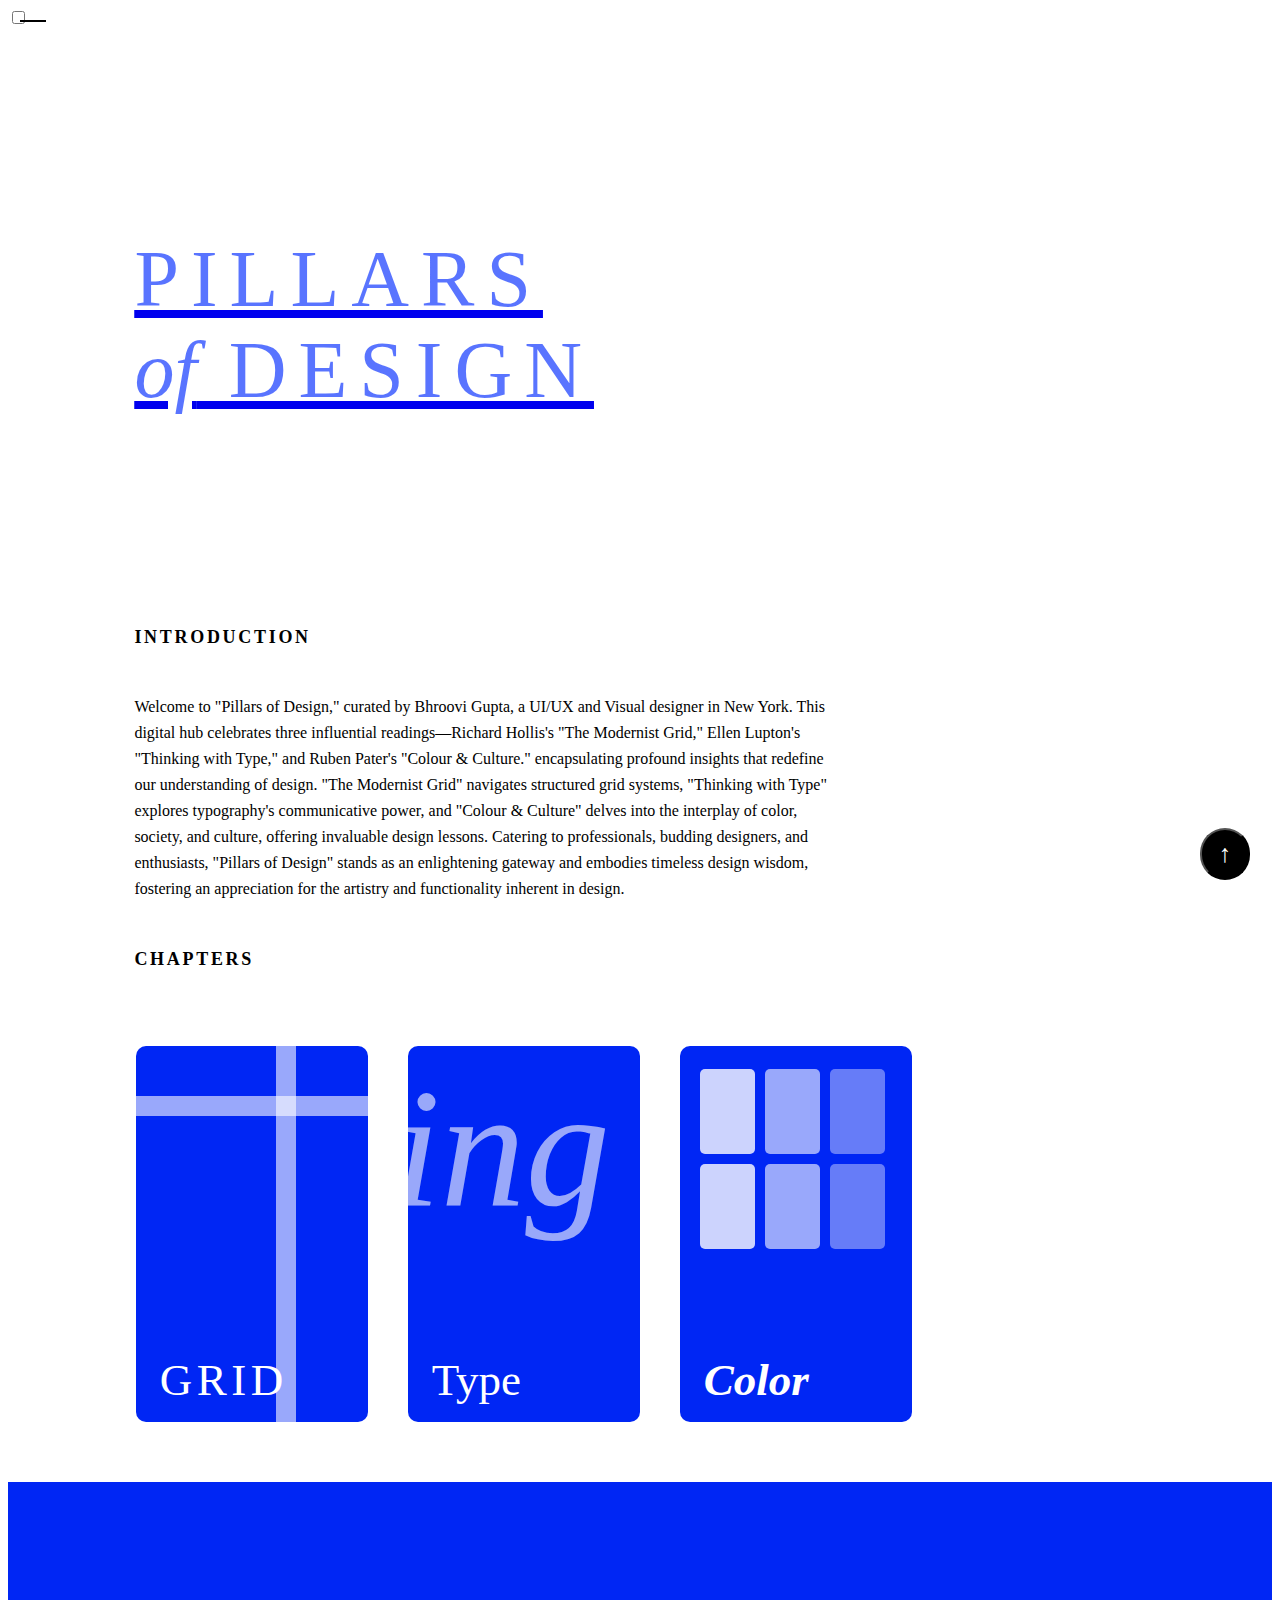
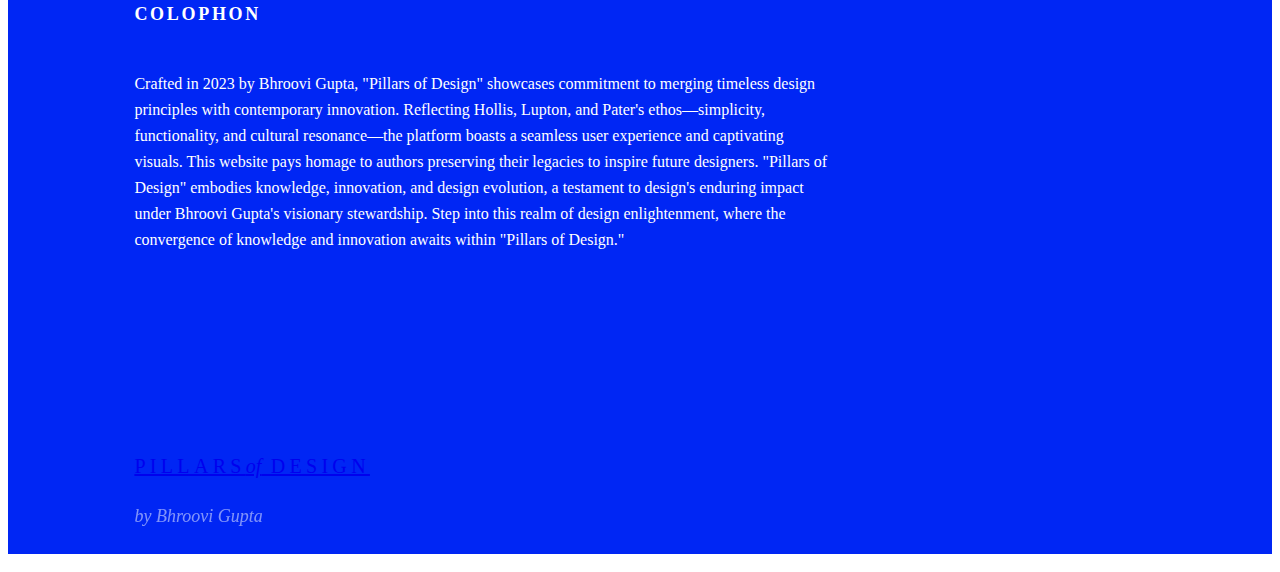
<file: index.html>
<!doctype html>
<html lang="en">
<head>
<meta charset="utf-8">
<meta name="viewport" content="width=device-width, initial-scale=1.0">
        <title>Pillars of Design</title>
        <link href="https://typography-interaction-2324.github.io/assets/reset.css" rel="stylesheet">
        <link href="style.css" rel="stylesheet">
</head>
    <body>
        <header>
          <div class="hamburger-menu">
            <input id="menu__toggle" type="checkbox"/>
            <label class="menu__btn" for="menu__toggle">
            <span></span>
            <span></span>
          </label>
            <ul class="menu__box">
            <p class="smallmenu__item">/00</p>
            <li><a class="grid" href="index.html">HOME</a></li>
            <p class="smallmenu__item">/01</p>
            <li><a class="grid" href="reading1.html">GRID</a></li>
            <p class="smallmenu__item">/02</p>
            <li><a class="type" href="reading2.html">Type</a></li>
            <p class="smallmenu__item">/03</p>
            <li><a class="color" href="reading3.html">Color</a></li>
            <div class="bluelogobox"> 
              <p class="pdsmall">Pillars<em class="ofsmall">of</em> Design</p>
              <p class="by">by Bhroovi Gupta</p>
            </div>
            </ul>
          </div>
        </header>
        
<main>
  <button onclick="topFunction()" id="scrollbtn" title="Go to top">↑</button>

  <a href="index.html"><p class="pdbig">Pillars<br><em class="ofbig">of</em> Design</p></a>
  <p class="subhead">INTRODUCTION</p>
  <p>Welcome to "Pillars of Design," curated by Bhroovi Gupta, a UI/UX and Visual designer in New York. This digital hub celebrates three influential readings—Richard Hollis's "The Modernist Grid," Ellen Lupton's "Thinking with Type," and Ruben Pater's "Colour & Culture." encapsulating profound insights that redefine our understanding of design. "The Modernist Grid" navigates structured grid systems, "Thinking with Type" explores typography's communicative power, and "Colour & Culture" delves into the interplay of color, society, and culture, offering invaluable design lessons. Catering to professionals, budding designers, and enthusiasts, "Pillars of Design" stands as an enlightening gateway and embodies timeless design wisdom, fostering an appreciation for the artistry and functionality inherent in design.</p>

  <p class="subhead">CHAPTERS</p>
  <div class="chaptersec">

  <a href="reading1.html">
  <div class="topiccard1">
  <div class="line"></div>
  <div class="line vertical"></div>
  <p class="topic1">GRID</p>
  </div>
  </a>  

  <a href="reading2.html">
  <div class="topiccard1">
  <div class="word">ing</div>
  <p class="topic2">Type</p>
  </div>
  </a>
  
  <a href="reading3.html">
  <div class="topiccard1">
  <div class="group1">
  <div class="block block1"></div>
  <div class="block block2"></div>
  <div class="block block3"></div>
</div>
<div class="group2">
  <div class="block block1"></div>
  <div class="block block2"></div>
  <div class="block block3"></div>
</div>
  <p class="topic3">Color</p>
  </div>
  </a>

  </div>

  <div class="bluesection">
  <p class="subhead">COLOPHON</p>
  <p>Crafted in 2023 by Bhroovi Gupta, "Pillars of Design" showcases commitment to merging timeless design principles with contemporary innovation. Reflecting Hollis, Lupton, and Pater's ethos—simplicity, functionality, and cultural resonance—the platform boasts a seamless user experience and captivating visuals. This website pays homage to authors preserving their legacies to inspire future designers. "Pillars of Design" embodies knowledge, innovation, and design evolution, a testament to design's enduring impact under Bhroovi Gupta's visionary stewardship. Step into this realm of design enlightenment, where the convergence of knowledge and innovation awaits within "Pillars of Design."</p>
</main>
<footer>
  <div class="bluelogobox"> 
    <a href="index.html">
    <p class="pdsmall">Pillars<em class="ofsmall">of</em> Design</p></a>
    <p class="by">by Bhroovi Gupta</p>
  </div>
</footer>
        <script>
          /* HamburgerMenu*/
          function toggleMenu() {
          const menu = document.querySelector('.menu');
          menu.classList.toggle('active');}
          
          /*Scroll Button*/
          let mybutton = document.getElementById("scrollbtn");
          window.onscroll = function() {scrollFunction()};
          function scrollFunction() {
            if (document.body.scrollTop > 20 || document.documentElement.scrollTop > 20) {
              mybutton.style.display = "block";
            } else {
              mybutton.style.display = "none";
            }}
          function topFunction() {
            document.body.scrollTop = 0;
            document.documentElement.scrollTop = 0;
          }
          </script>
    </body>
</html>
</file>
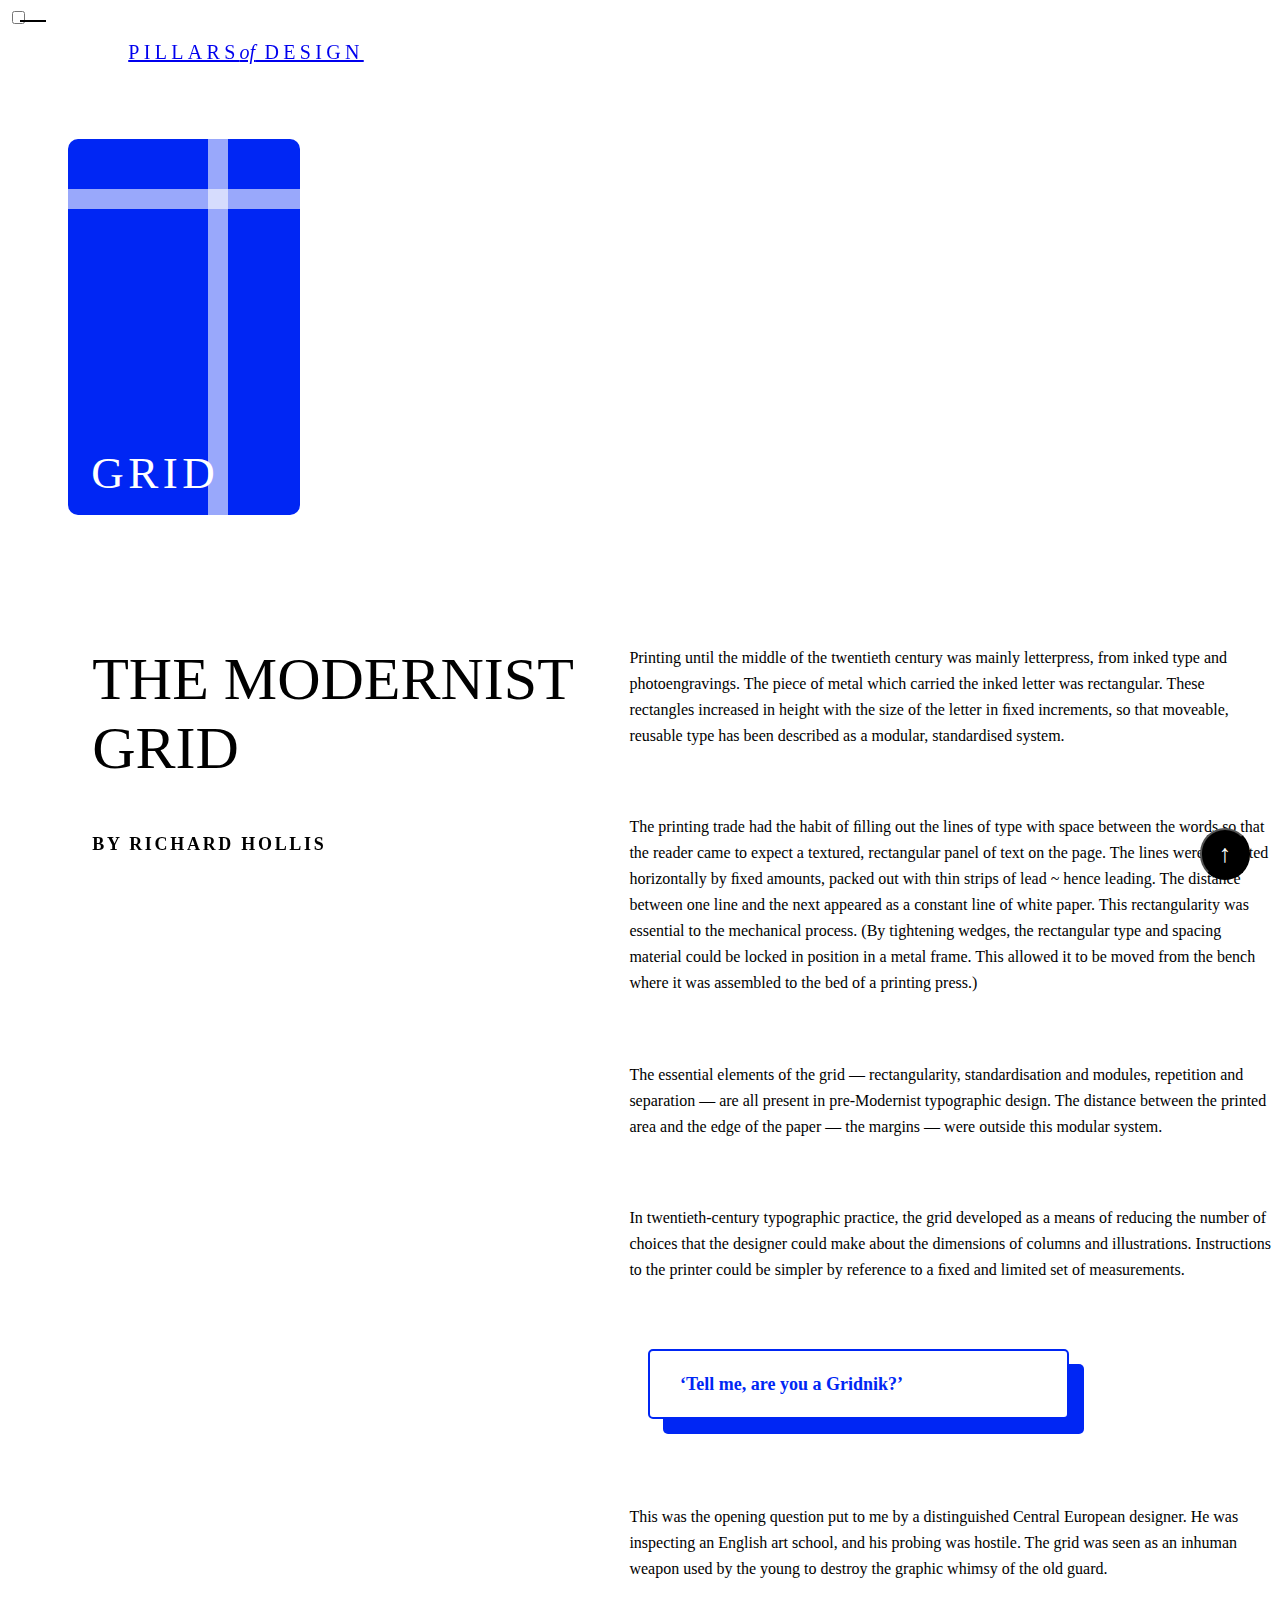
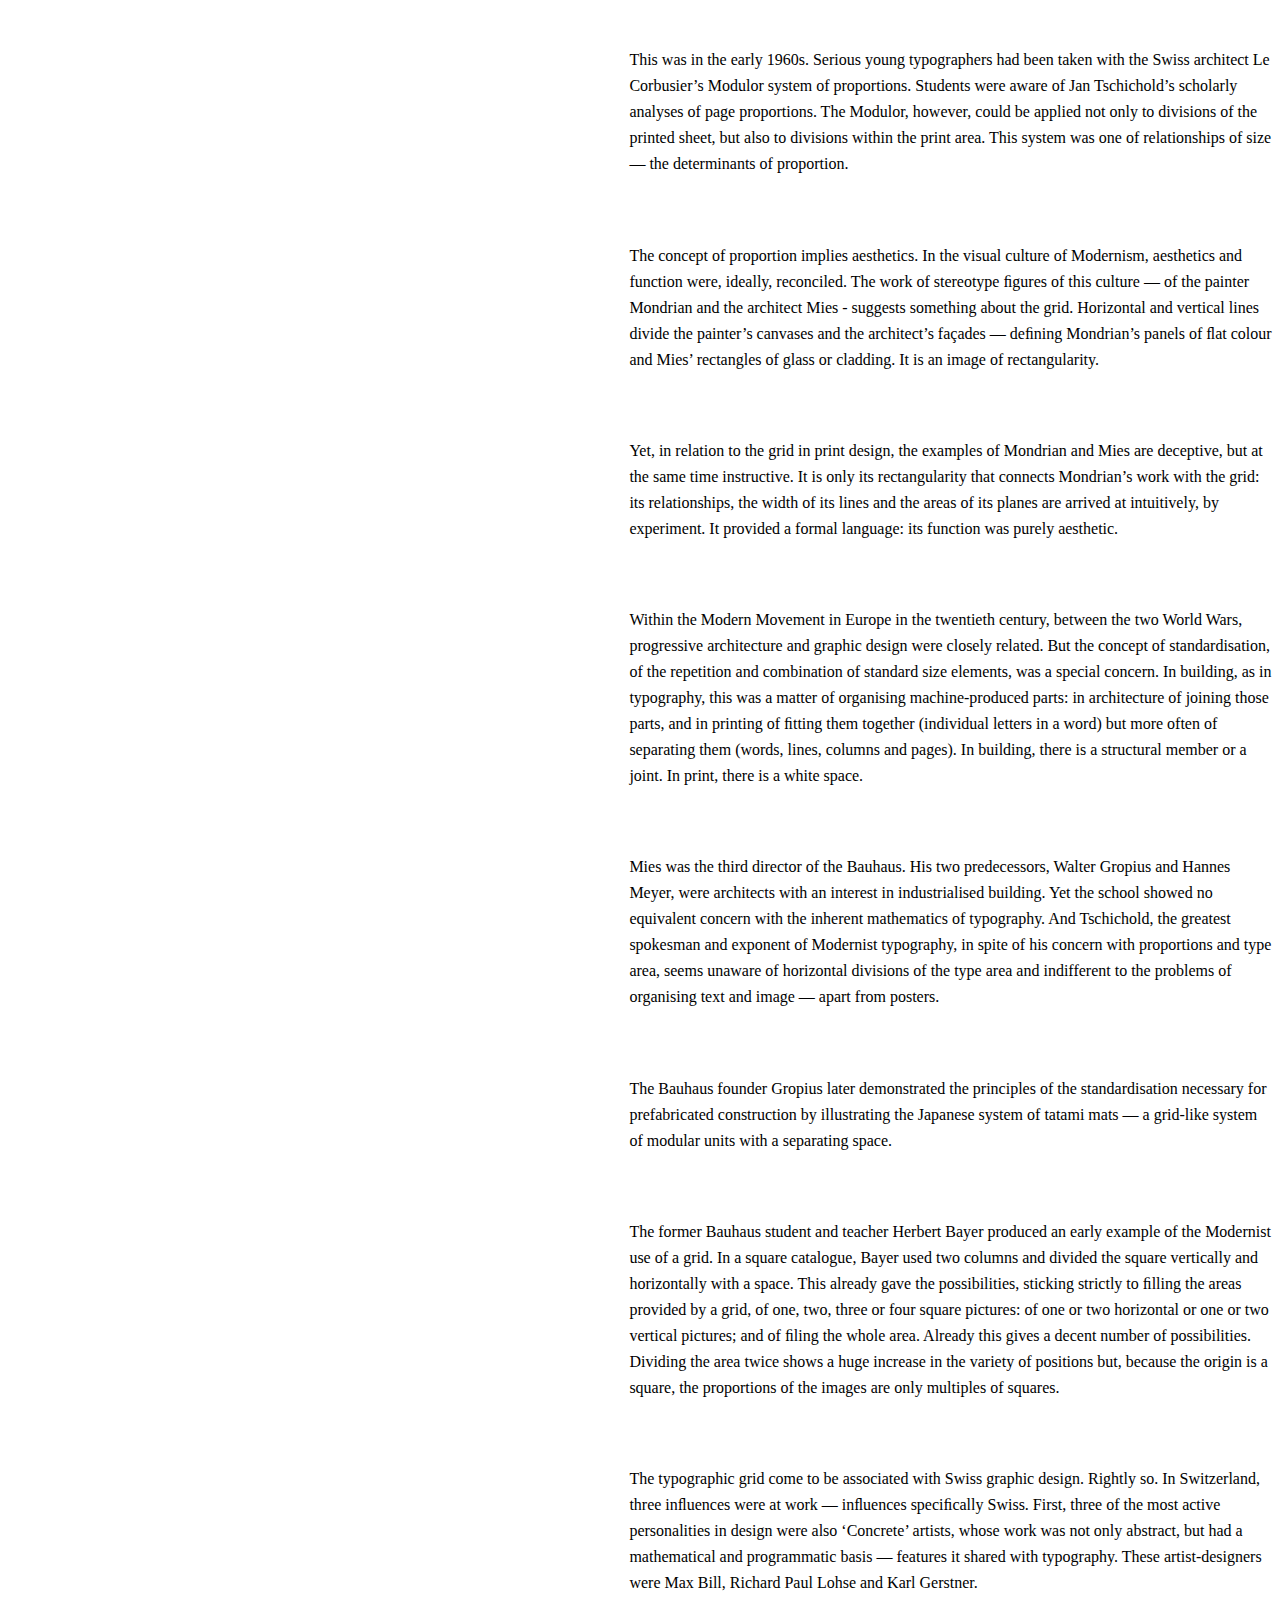
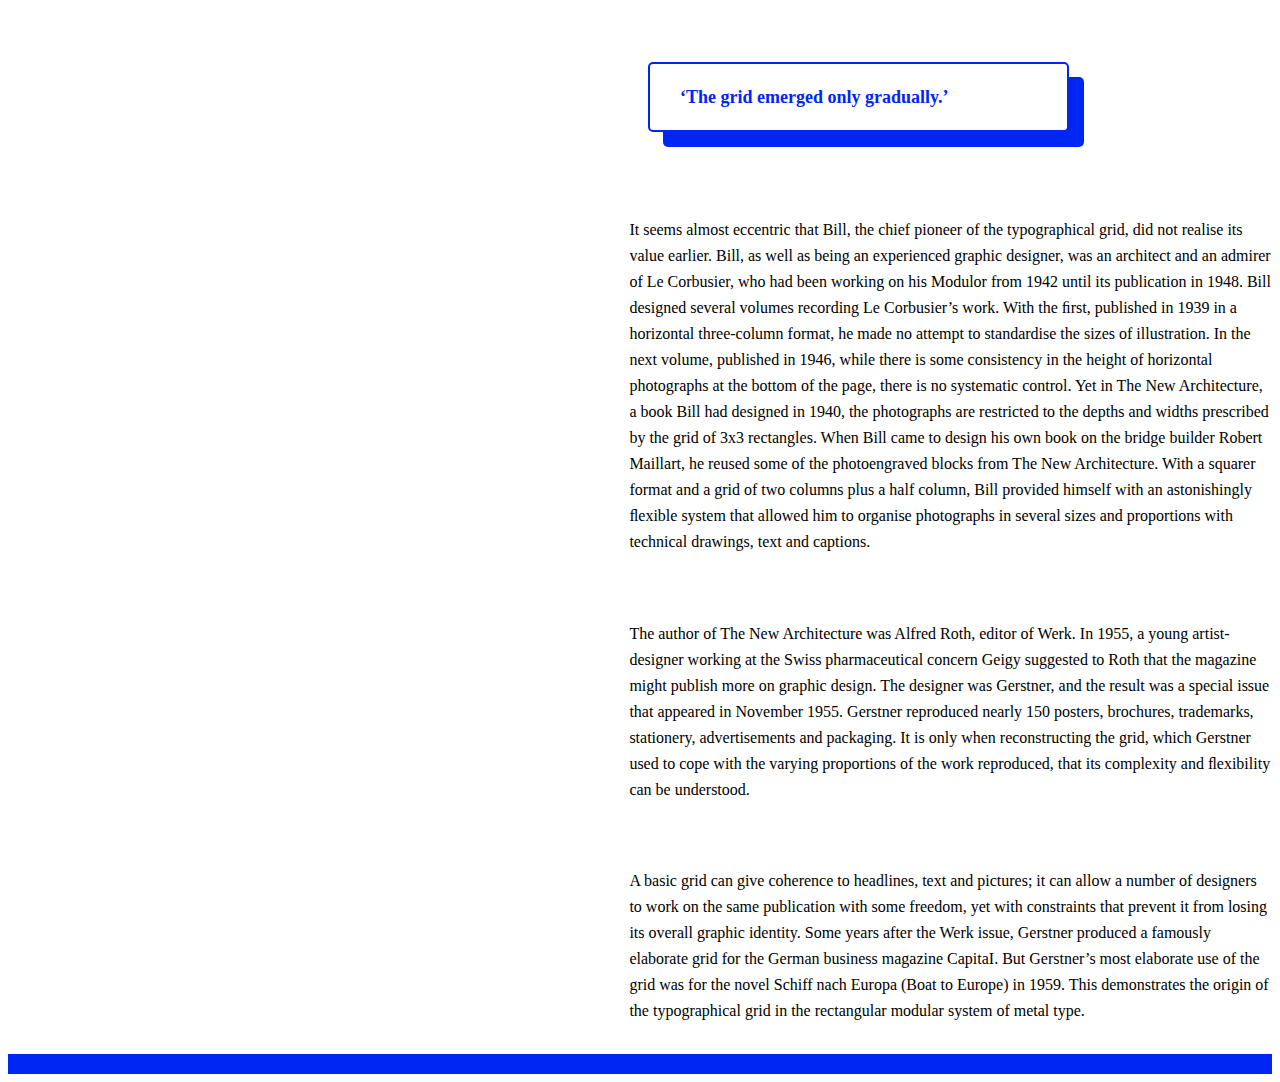
<file: reading1.html>
<!doctype html>
<html lang="en">
<head>
<meta charset="utf-8">
<meta name="viewport" content="width=device-width, initial-scale=1.0">
        <title>Grid</title>
        <link href="https://typography-interaction-2324.github.io/assets/reset.css" rel="stylesheet">
        <link href="style.css" rel="stylesheet">
        <link href="read1.css" rel="stylesheet">
      </head>
      <body>
          <header>
            <div class="hamburger-menu">
              <input id="menu__toggle" type="checkbox"/>
              <label class="menu__btn" for="menu__toggle">
              <span></span></label>
              <ul class="menu__box">
              <p class="smallmenu__item">/00</p>
              <li><a class="grid" href="index.html">HOME</a></li>
              <p class="smallmenu__item">/01</p>
              <li><a class="grid" href="reading1.html">GRID</a></li>
              <p class="smallmenu__item">/02</p>
              <li><a class="type" href="reading2.html">Type</a></li>
              <p class="smallmenu__item">/03</p>
              <li><a class="color" href="reading3.html">Color</a></li>
              <div class="bluelogobox"> 
              <p class="pdsmall" >Pillars<em class="ofsmall">of</em> Design</p>
                <p class="by">by Bhroovi Gupta</p>
              </div>
              </ul>
            </div>
          </header>
          
  <main>
    <button onclick="topFunction()" id="scrollbtn" title="Go to top">↑</button>
    
    <section class="above1">
    <div class="headbar"><a href="index.html"><p class="pdsmall">Pillars<em class="ofsmall">of</em> Design</p></a></div>
    <div class="topcard">
    <div class="topiccard1">
      <div class="line"></div>
      <div class="line vertical"></div>
      <p class="topic1">GRID</p>
      </div>
    </div>
    <h1> The modernist grid</h1>
    <p class="subhead">by Richard Hollis</p>
    </section>

    <section class="below1">
    <p>Printing until the middle of the twentieth century was mainly letterpress, from inked type and photoengravings. The piece of metal which carried the inked letter was rectangular. These rectangles increased in height with the size of the letter in ﬁxed increments, so that moveable, reusable type has been described as a modular, standardised system.
    </p>
    <br>
    <p>The printing trade had the habit of ﬁlling out the lines of type with space between the words so that the reader came to expect a textured, rectangular panel of text on the page. The lines were separated horizontally by ﬁxed amounts, packed out with thin strips of lead ~ hence leading. The distance between one line and the next appeared as a constant line of white paper. This rectangularity was essential to the mechanical process. (By tightening wedges, the rectangular type and spacing material could be locked in position in a metal frame. This allowed it to be moved from the bench where it was assembled to the bed of a printing press.)
    </p>
    <br>
    <p>
      The essential elements of the grid — rectangularity, standardisation and modules, repetition and separation — are all present in pre-Modernist typographic design. The distance between the printed area and the edge of the paper — the margins — were outside this modular system.
    </p>
    <br>
    <p>
      In twentieth-century typographic practice, the grid developed as a means of reducing the number of choices that the designer could make about the dimensions of columns and illustrations. Instructions to the printer could be simpler by reference to a ﬁxed and limited set of measurements.
    </p>
    <br>
    <p class="shadowquote">‘Tell me, are you a Gridnik?’</p>
    <br>
    <p>
 This was the opening question put to me by a distinguished Central European designer. He was inspecting an English art school, and his probing was hostile. The grid was seen as an inhuman weapon used by the young to destroy the graphic whimsy of the old guard.
    </p>
    <br>
    <p>
      This was in the early 1960s. Serious young typographers had been taken with the Swiss architect Le Corbusier’s Modulor system of proportions. Students were aware of Jan Tschichold’s scholarly analyses of page proportions. The Modulor, however, could be applied not only to divisions of the printed sheet, but also to divisions within the print area. This system was one of relationships of size — the determinants of proportion.
    </p>
    <br>
    <p>
      The concept of proportion implies aesthetics. In the visual culture of Modernism, aesthetics and function were, ideally, reconciled. The work of stereotype ﬁgures of this culture — of the painter Mondrian and the architect Mies - suggests something about the grid. Horizontal and vertical lines divide the painter’s canvases and the architect’s façades — deﬁning Mondrian’s panels of ﬂat colour and Mies’ rectangles of glass or cladding. It is an image of rectangularity.
    </p>
    <br>
    <p>
      Yet, in relation to the grid in print design, the examples of Mondrian and Mies are deceptive, but at the same time instructive. It is only its rectangularity that connects Mondrian’s work with the grid: its relationships, the width of its lines and the areas of its planes are arrived at intuitively, by experiment. It provided a formal language: its function was purely aesthetic.  
    </p>
    <br>
    <p>
      Within the Modern Movement in Europe in the twentieth century, between the two World Wars, progressive architecture and graphic design were closely related. But the concept of standardisation, of the repetition and combination of standard size elements, was a special concern. In building, as in typography, this was a matter of organising machine-produced parts: in architecture of joining those parts, and in printing of ﬁtting them together (individual letters in a word) but more often of separating them (words, lines, columns and pages). In building, there is a structural member or a joint. In print, there is a white space.
    </p>
    <br>
    <p>
      Mies was the third director of the Bauhaus. His two predecessors, Walter Gropius and Hannes Meyer, were architects with an interest in industrialised building. Yet the school showed no equivalent concern with the inherent mathematics of typography. And Tschichold, the greatest spokesman and exponent of Modernist typography, in spite of his concern with proportions and type area, seems unaware of horizontal divisions of the type area and indifferent to the problems of organising text and image — apart from posters.
    </p>
    <br>
    <p>
      The Bauhaus founder Gropius later demonstrated the principles of the standardisation necessary for prefabricated construction by illustrating the Japanese system of tatami mats — a grid-like system of modular units with a separating space.
    </p>
    <br>
    <p>
      The former Bauhaus student and teacher Herbert Bayer produced an early example of the Modernist use of a grid. In a square catalogue, Bayer used two columns and divided the square vertically and horizontally with a space. This already gave the possibilities, sticking strictly to ﬁlling the areas provided by a grid, of one, two, three or four square pictures: of one or two horizontal or one or two vertical pictures; and of ﬁling the whole area. Already this gives a decent number of possibilities. Dividing the area twice shows a huge increase in the variety of positions but, because the origin is a square, the proportions of the images are only multiples of squares.
    </p>
    <br>
<p>
  The typographic grid come to be associated with Swiss graphic design. Rightly so. In Switzerland, three inﬂuences were at work — inﬂuences speciﬁcally Swiss. First, three of the most active personalities in design were also ‘Concrete’ artists, whose work was not only abstract, but had a mathematical and programmatic basis — features it shared with typography. These artist-designers were Max Bill, Richard Paul Lohse and Karl Gerstner.
</p>
<br>
<p class="shadowquote">‘The grid emerged only gradually.’</p> 
<br>
<p>
It seems almost eccentric that Bill, the chief pioneer of the typographical grid, did not realise its value earlier. Bill, as well as being an experienced graphic designer, was an architect and an admirer of Le Corbusier, who had been working on his Modulor from 1942 until its publication in 1948. Bill designed several volumes recording Le Corbusier’s work. With the ﬁrst, published in 1939 in a horizontal three-column format, he made no attempt to standardise the sizes of illustration. In the next volume, published in 1946, while there is some consistency in the height of horizontal photographs at the bottom of the page, there is no systematic control. Yet in The New Architecture, a book Bill had designed in 1940, the photographs are restricted to the depths and widths prescribed by the grid of 3x3 rectangles. When Bill came to design his own book on the bridge builder Robert Maillart, he reused some of the photoengraved blocks from The New Architecture. With a squarer format and a grid of two columns plus a half column, Bill provided himself with an astonishingly ﬂexible system that allowed him to organise photographs in several sizes and proportions with technical drawings, text and captions.
</p>
<br>
<p>
  The author of The New Architecture was Alfred Roth, editor of Werk. In 1955, a young artist-designer working at the Swiss pharmaceutical concern Geigy suggested to Roth that the magazine might publish more on graphic design. The designer was Gerstner, and the result was a special issue that appeared in November 1955. Gerstner reproduced nearly 150 posters, brochures, trademarks, stationery, advertisements and packaging. It is only when reconstructing the grid, which Gerstner used to cope with the varying proportions of the work reproduced, that its complexity and ﬂexibility can be understood.
</p>
<br>
<p>
  A basic grid can give coherence to headlines, text and pictures; it can allow a number of designers to work on the same publication with some freedom, yet with constraints that prevent it from losing its overall graphic identity. Some years after the Werk issue, Gerstner produced a famously elaborate grid for the German business magazine CapitaI. But Gerstner’s most elaborate use of the grid was for the novel Schiff nach Europa (Boat to Europe) in 1959. This demonstrates the origin of the typographical grid in the rectangular modular system of metal type. 
</p>
</section>
        </main>
        <footer>
          <div class="bluefooter"></div>
        </footer>
        <script>
          /* HamburgerMenu*/
          function toggleMenu() {
          const menu = document.querySelector('.menu');
          menu.classList.toggle('active');}
          
          /*Scroll Button*/
          let mybutton = document.getElementById("scrollbtn");
          window.onscroll = function() {scrollFunction()};
          function scrollFunction() {
            if (document.body.scrollTop > 20 || document.documentElement.scrollTop > 20) {
              mybutton.style.display = "block";
            } else {
              mybutton.style.display = "none";
            }}
          function topFunction() {
            document.body.scrollTop = 0;
            document.documentElement.scrollTop = 0;
          }
          </script>
    </body>
</html>
</file>
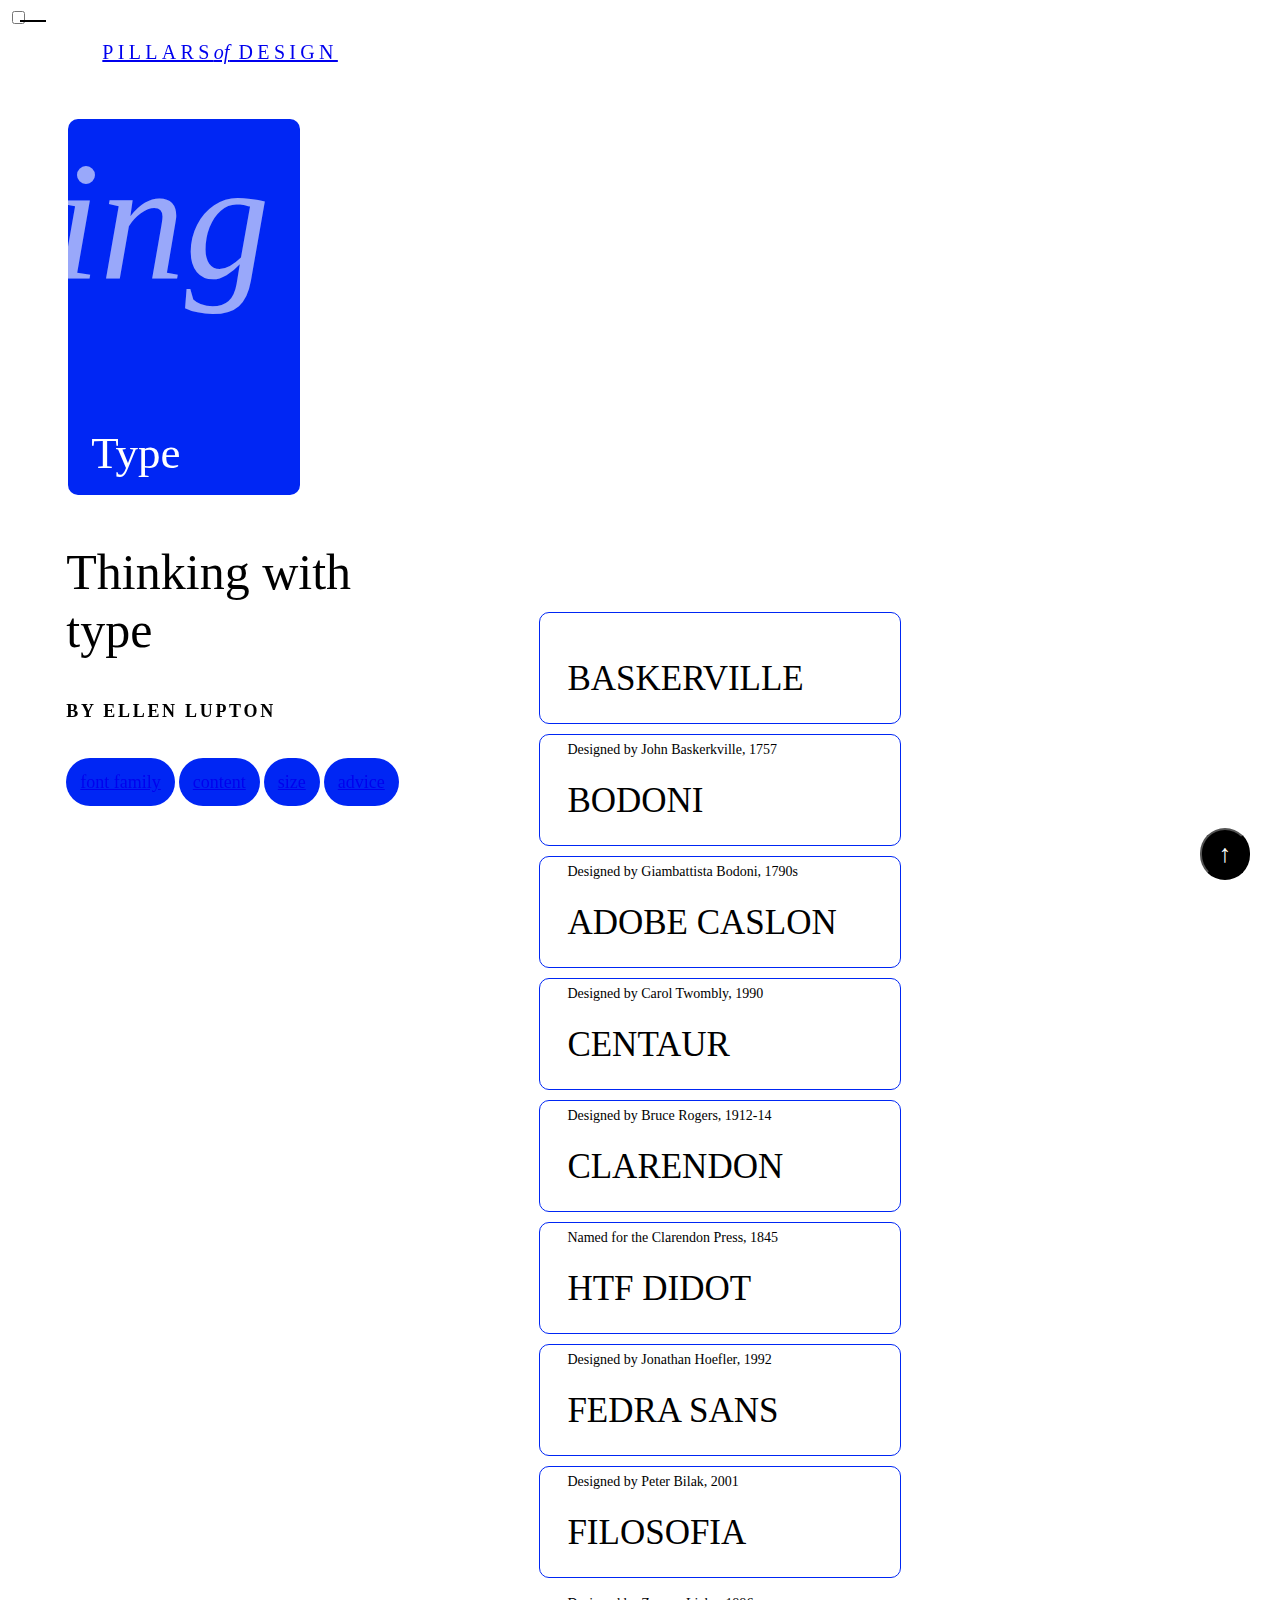
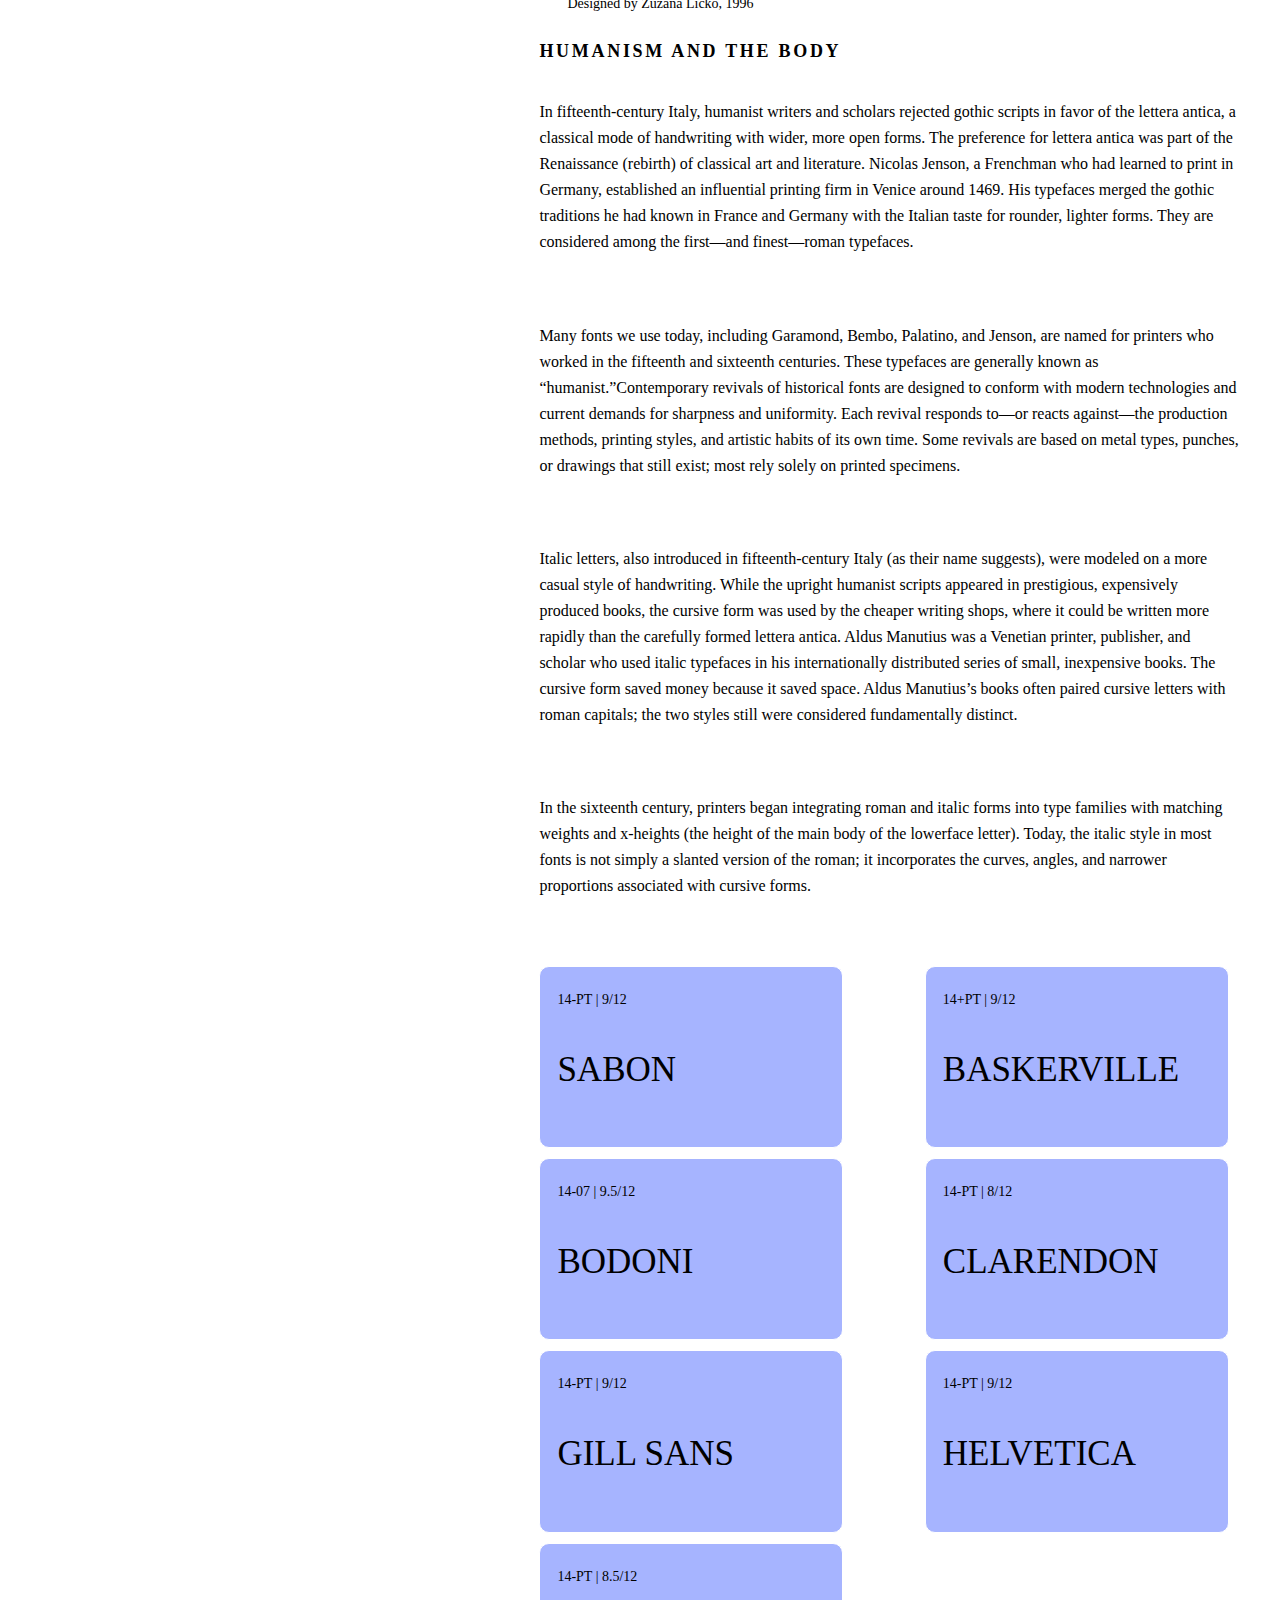
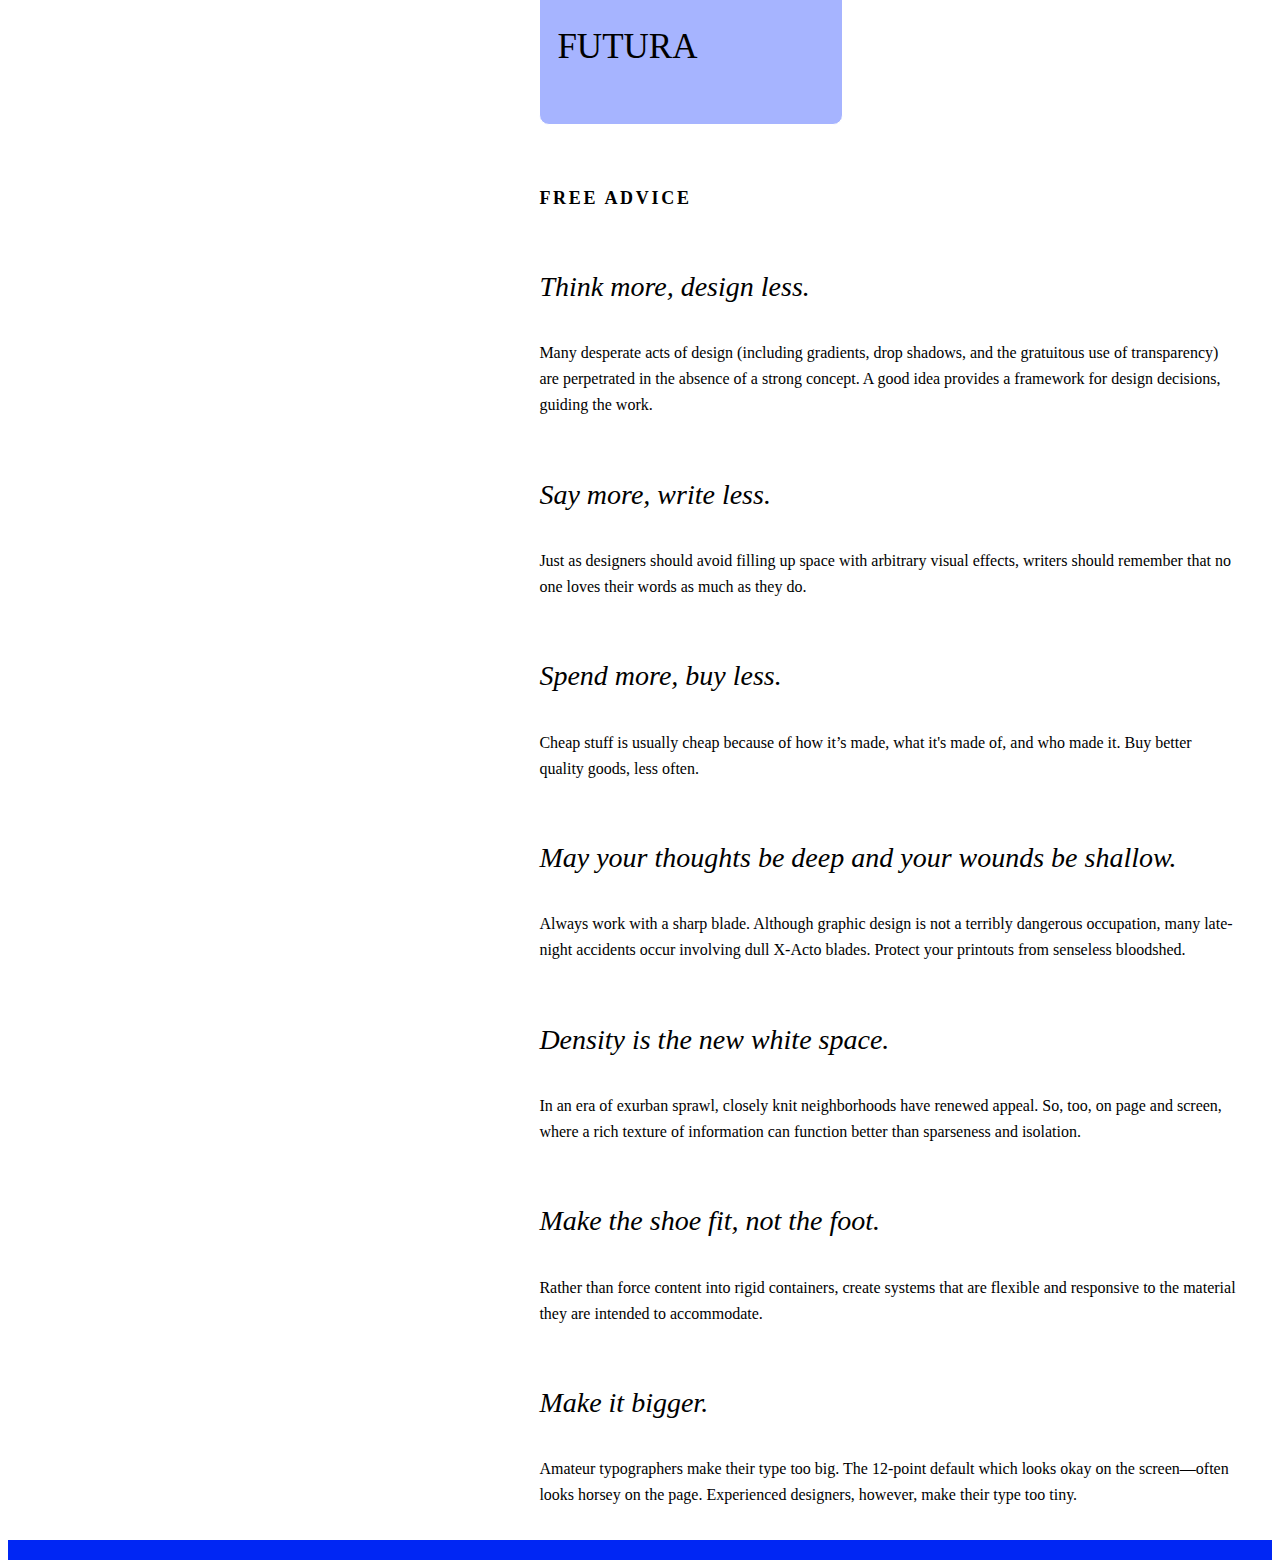
<file: reading2.html>
<!doctype html>
<html lang="en">
<head>
<meta charset="utf-8">
<meta name="viewport" content="width=device-width, initial-scale=1.0">
        <title>Type</title>
        <link href="https://typography-interaction-2324.github.io/assets/reset.css" rel="stylesheet">
        <link href="style.css" rel="stylesheet">
        <link href="read2.css" rel="stylesheet">
      </head>
      <body>
          <header>
            <div class="hamburger-menu">
              <input id="menu__toggle" type="checkbox"/>
              <label class="menu__btn" for="menu__toggle">
              <span></span></label>
              <ul class="menu__box">
              <p class="smallmenu__item">/00</p>
              <li><a class="grid" href="index.html">HOME</a></li>
              <p class="smallmenu__item">/01</p>
              <li><a class="grid" href="reading1.html">GRID</a></li>
              <p class="smallmenu__item">/02</p>
              <li><a class="type" href="reading2.html">Type</a></li>
              <p class="smallmenu__item">/03</p>
              <li><a class="color" href="reading3.html">Color</a></li>
              <div class="bluelogobox"> 
                <p class="pdsmall" >Pillars<em class="ofsmall">of</em> Design</p>
                <p class="by">by Bhroovi Gupta</p>
              </div>
              </ul>
            </div>
          </header>
          
        <main>
        <button onclick="topFunction()" id="scrollbtn" title="Go to top">↑</button>

        <section class="above2">
        <div class="headbar"><a href="index.html"><p class="pdsmall">Pillars<em class="ofsmall">of</em> Design</p></a></div>
        
        <div class="topcard">
        <div class="topiccard1">
            <div class="word">ing</div>
            <p class="topic2">Type</p>
            </div>
            </div>
        
            <h1> Thinking with type</h1>
        <p class="subhead">by Ellen Lupton</p>

        <div class="navbox">
        <p class="navitem"><a href="#font">font family</p></a>
        <p class="navitem"><a href="#cont">content</p></a>
        <p class="navitem"><a href="#size">size</p></a>
        <p class="navitem"><a href="#advice">advice</p></a>
        </div>
        </section>

        <section class="below2">
        <div class="typebox">
        <div class="fontcard">
            <p class="quote" id="font">BASKERVILLE</p>
            <p class="descrip">Designed by John Baskerkville, 1757</p>
        </div>

        <div class="fontcard">
            <p class="quote">BODONI</p>
            <p class="descrip">Designed by Giambattista Bodoni, 1790s</p>
        </div>

        <div class="fontcard">
            <p class="quote">ADOBE CASLON</p>
            <p class="descrip">Designed by Carol Twombly, 1990</p>
        </div>

        <div class="fontcard">
            <p class="quote">CENTAUR</p>
            <p class="descrip">Designed by Bruce Rogers, 1912-14</p>
        </div>

        <div class="fontcard">
            <p class="quote">CLARENDON</p>
            <p class="descrip">Named for the Clarendon Press, 1845</p>
        </div>

        <div class="fontcard">
            <p class="quote">HTF DIDOT</p>
            <p class="descrip">Designed by Jonathan Hoefler, 1992</p>
        </div>

        <div class="fontcard">
            <p class="quote">FEDRA SANS</p>
            <p class="descrip">Designed by Peter Bilak, 2001</p>
        </div>

        <div class="fontcard">
            <p class="quote">FILOSOFIA</p>
            <p class="descrip">Designed by Zuzana Licko, 1996</p>
        </div>
    </div>
        <p class="subhead"id="cont">HUMANISM AND THE BODY</p>
        <p>
            In fifteenth-century Italy, humanist writers and scholars rejected gothic scripts in favor of the lettera antica, a classical mode of handwriting with wider, more open forms. The preference for lettera antica was part of the Renaissance (rebirth) of classical art and literature. Nicolas Jenson, a Frenchman who had learned to print in Germany, established an influential printing firm in Venice around 1469. His typefaces merged the gothic traditions he had known in France and Germany with the Italian taste for rounder, lighter forms. They are considered among the first—and finest—roman typefaces.
        </p>
        <br>
        <p>
            Many fonts we use today, including Garamond, Bembo, Palatino, and Jenson, are named for printers who worked in the fifteenth and sixteenth centuries. These typefaces are generally known as “humanist.”Contemporary revivals of historical fonts are designed to conform with modern technologies and current demands for sharpness and uniformity. Each revival responds to—or reacts against—the production methods, printing styles, and artistic habits of its own time. Some revivals are based on metal types, punches, or drawings that still exist; most rely solely on printed specimens.
        </p>
        <br>
        <p>
            Italic letters, also introduced in fifteenth-century Italy (as their name suggests), were modeled on a more casual style of handwriting. While the upright humanist scripts appeared in prestigious, expensively produced books, the cursive form was used by the cheaper writing shops, where it could be written more rapidly than the carefully formed lettera antica. Aldus Manutius was a Venetian printer, publisher, and scholar who used italic typefaces in his internationally distributed series of small, inexpensive books. The cursive form saved money because it saved space. Aldus Manutius’s books often paired cursive letters with roman capitals; the two styles still were considered fundamentally distinct.
        </p>
        <br>
        <p id="size">
            In the sixteenth century, printers began integrating roman and italic forms into type families with matching weights and x-heights (the height of the main body of the lowerface letter). Today, the italic style in most fonts is not simply a slanted version of the roman; it incorporates the curves, angles, and narrower proportions associated with cursive forms.
        </p>
<div class="typebox">
        <div class="namecard">
            <p class="descrip">14-PT | 9/12</p>
            <p class="quote">SABON</p>
        </div>
        <div class="namecard">
            <p class="descrip">14+PT | 9/12</p>
            <p class="quote">BASKERVILLE</p>
        </div>
        <div class="namecard">
            <p class="descrip">14-07 | 9.5/12</p>
            <p class="quote">BODONI</p>
        </div>
        <div class="namecard">
            <p class="descrip">14-PT | 8/12</p>
            <p class="quote">CLARENDON</p>
        </div>
        <div class="namecard">
            <p class="descrip">14-PT | 9/12</p>
            <p class="quote">GILL SANS</p>
        </div>
        <div class="namecard">
            <p class="descrip">14-PT | 9/12</p>
            <p class="quote">HELVETICA</p>
        </div>
        <div class="namecard">
            <p class="descrip">14-PT | 8.5/12</p>
            <p class="quote">FUTURA</p>
        </div>
    </div>
        <p class="subhead"id="advice">free advice</p>
        <p class="advice">Think more, design less.</p>
        <p>Many desperate acts of design (including gradients, drop shadows, and the gratuitous use of transparency) are perpetrated in the absence of a strong concept. A good idea provides a framework for design decisions, guiding the work.</p>

        <p class="advice">Say more, write less.</p>
        <p>Just as designers should avoid filling up space with arbitrary visual effects, writers should remember that no one loves their words as much as they do.</p>

        <p class="advice">Spend more, buy less.</p>
        <p>Cheap stuff is usually cheap because of how it’s made, what it's made of, and who made it. Buy better quality goods, less often.</p>

        <p class="advice">May your thoughts be deep and your wounds be shallow.</p>
        <p>Always work with a sharp blade. Although graphic design is not a terribly dangerous occupation, many late-night accidents occur involving dull X-Acto blades. Protect your printouts from senseless bloodshed.</p>

        <p class="advice">Density is the new white space.</p>
        <p>In an era of exurban sprawl, closely knit neighborhoods have renewed appeal. So, too, on page and screen, where a rich texture of information can function better than sparseness and isolation.</p>

        <p class="advice">Make the shoe fit, not the foot.</p>
        <p>Rather than force content into rigid containers, create systems that are flexible and responsive to the material they are intended to accommodate.</p>

        <p class="advice">Make it bigger.</p>
        <p>Amateur typographers make their type too big. The 12-point default which looks okay on the screen—often looks horsey on the page. Experienced designers, however, make their type too tiny.</p>
    </section>
    </main>
    <footer>
        <div class="bluefooter"></div>
      </footer>
        <script>
          /* HamburgerMenu*/
          function toggleMenu() {
          const menu = document.querySelector('.menu');
          menu.classList.toggle('active');}
          
          /*Scroll Button*/
          let mybutton = document.getElementById("scrollbtn");
          window.onscroll = function() {scrollFunction()};
          function scrollFunction() {
            if (document.body.scrollTop > 20 || document.documentElement.scrollTop > 20) {
              mybutton.style.display = "block";
            } else {
              mybutton.style.display = "none";
            }}
          function topFunction() {
            document.body.scrollTop = 0;
            document.documentElement.scrollTop = 0;
          }
          </script>
    </body>
</html>
</file>
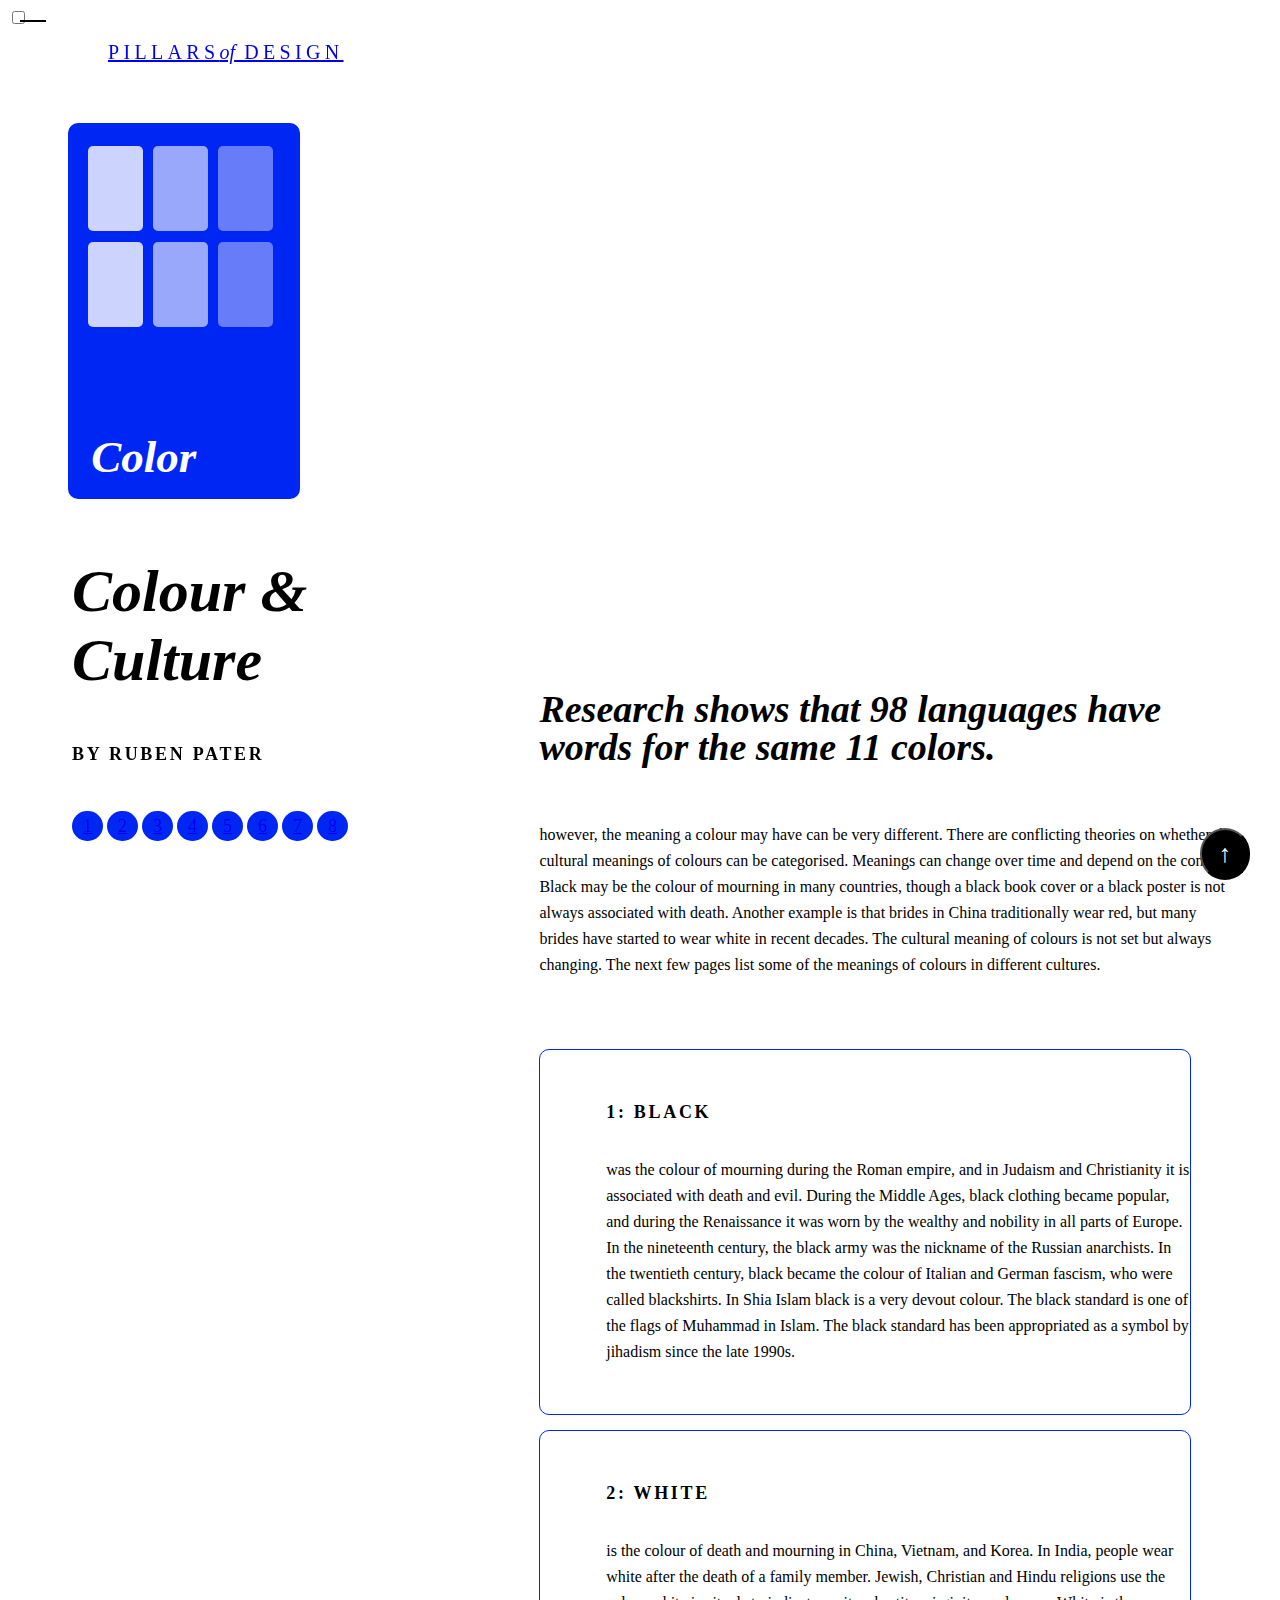
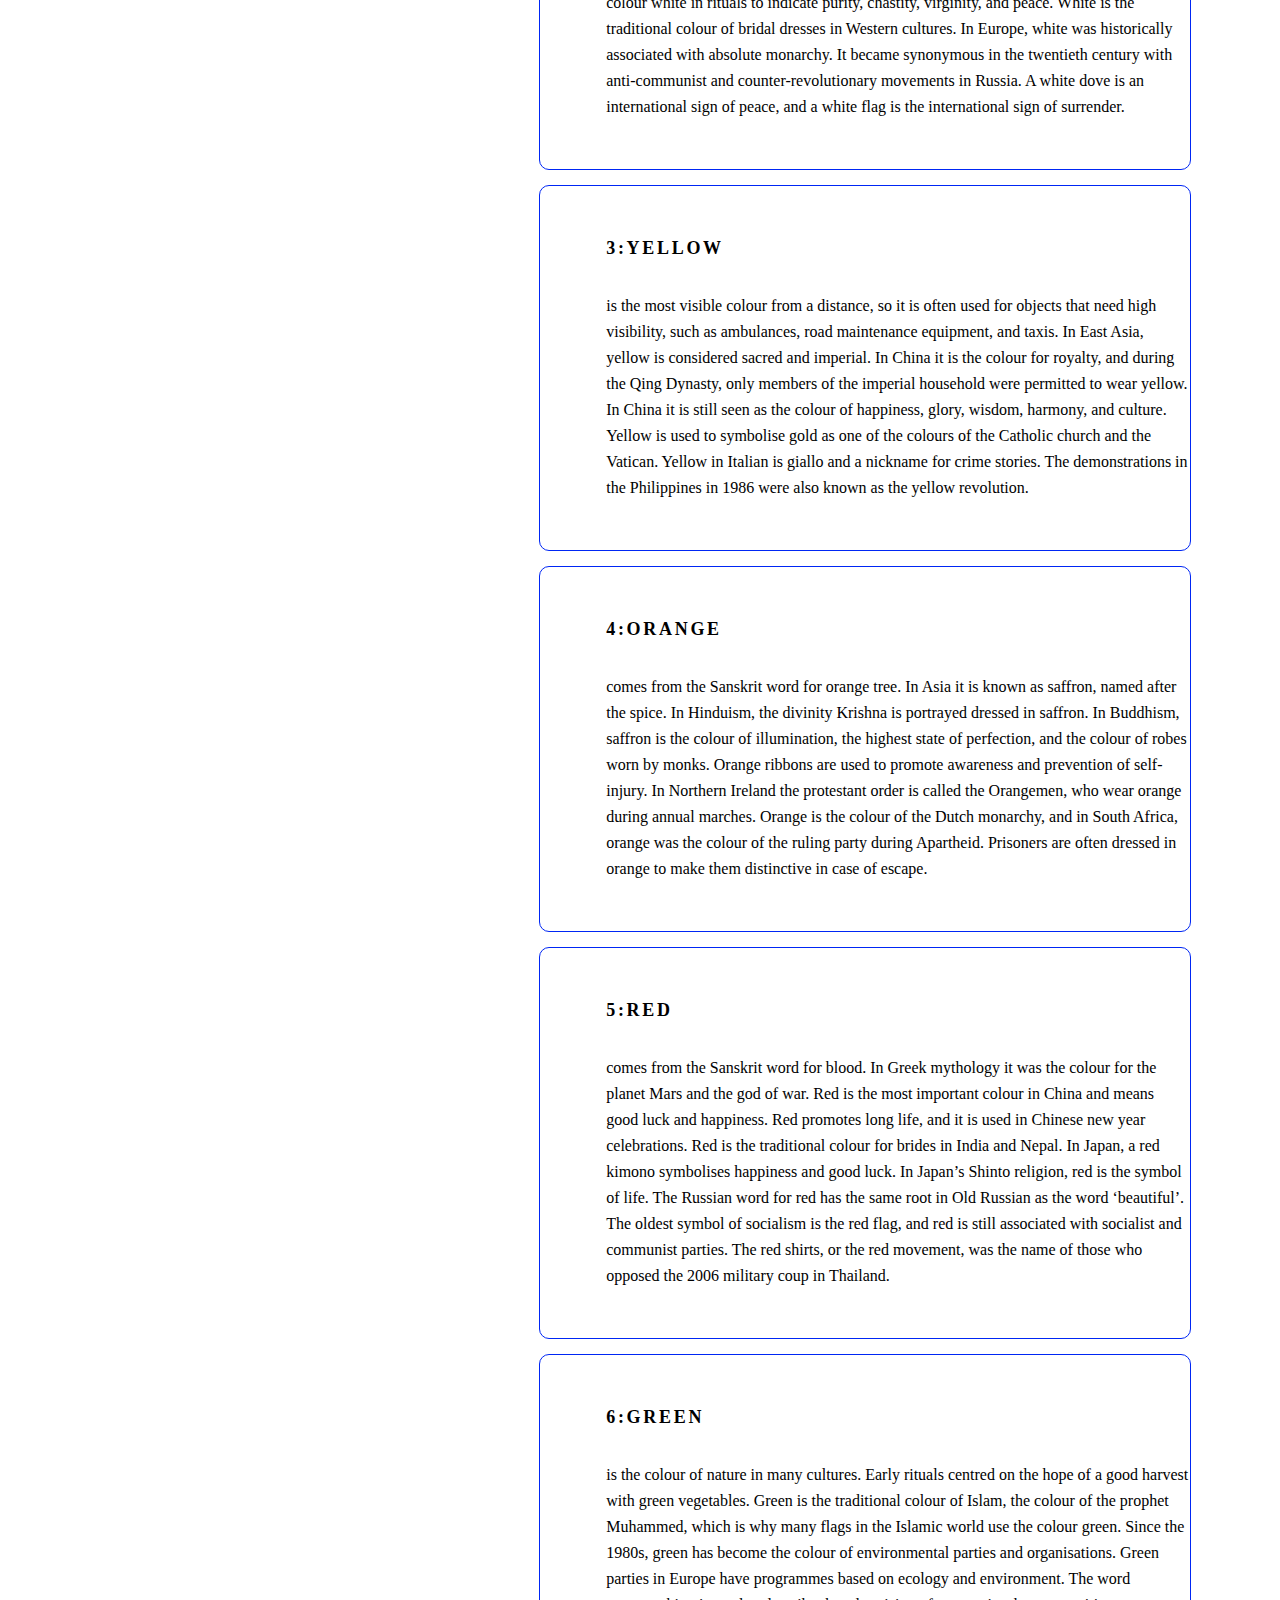
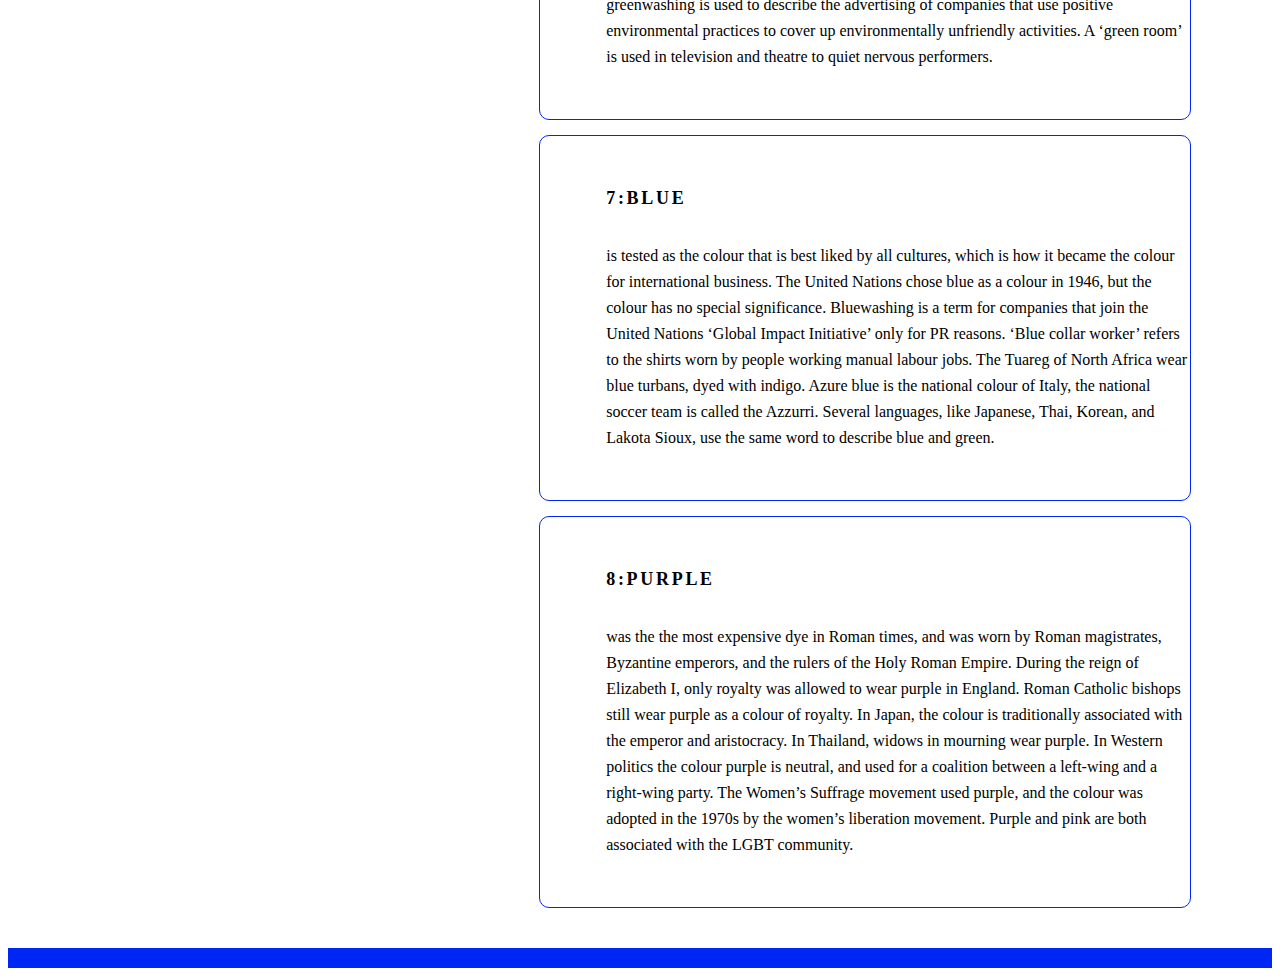
<file: reading3.html>
<!doctype html>
<html lang="en">
<head>
<meta charset="utf-8">
<meta name="viewport" content="width=device-width, initial-scale=1.0">
        <title>Color</title>
        <link href="https://typography-interaction-2324.github.io/assets/reset.css" rel="stylesheet">
        <link href="style.css" rel="stylesheet">
        <link href="read2.css" rel="stylesheet">
        <link href="read3.css" rel="stylesheet">
      </head>
      <body>
          <header>
            <div class="hamburger-menu">
              <input id="menu__toggle" type="checkbox"/>
              <label class="menu__btn" for="menu__toggle">
              <span></span></label>
              <ul class="menu__box">
              <p class="smallmenu__item">/00</p>
              <li><a class="grid" href="index.html">HOME</a></li>
              <p class="smallmenu__item">/01</p>
              <li><a class="grid" href="reading1.html">GRID</a></li>
              <p class="smallmenu__item">/02</p>
              <li><a class="type" href="reading2.html">Type</a></li>
              <p class="smallmenu__item">/03</p>
              <li><a class="color" href="reading3.html">Color</a></li>
              <div class="bluelogobox"> 
                <p class="pdsmall" >Pillars<em class="ofsmall">of</em> Design</p>
                <p class="by">by Bhroovi Gupta</p>
              </div>
              </ul>
            </div>
          </header>
          
        <main>
        <button onclick="topFunction()" id="scrollbtn" title="Go to top">↑</button>

        <section class="above3">
        <div class="headbar"><a href="index.html"><p class="pdsmall">Pillars<em class="ofsmall">of</em> Design</p></a></div>
        
        <div class="topcard">
        <div class="topiccard1">
          <div class="group1">
          <div class="block block1"></div>
          <div class="block block2"></div>
          <div class="block block3"></div>
        </div>
        <div class="group2">
          <div class="block block1"></div>
          <div class="block block2"></div>
          <div class="block block3"></div>
        </div>
          <p class="topic3">Color</p>
          </div>
          </div>

        <h1>Colour & Culture</h1>
        <p class="subhead">BY RUBEN PATER</p>

        <div class="navbox">
          <p class="navitem"><a href="#1">1</a></p>
          <p class="navitem"><a href="#2">2</a></p>
          <p class="navitem"><a href="#3">3</a></p>
          <p class="navitem"><a href="#4">4</a></p>
          <p class="navitem"><a href="#5">5</a></p>
          <p class="navitem"><a href="#6">6</a></p>
          <p class="navitem"><a href="#7">7</a></p>
          <p class="navitem"><a href="#8">8</a></p>
          </div>
          </section>

          <section class="below3">
        <p class="quote3">Research shows that 98 languages have words for the same 11 colors.</p>

        <p>however, the meaning a colour may have can be very different. There are conflicting theories on whether the cultural meanings of colours can be categorised. Meanings can change over time and depend on the context. Black may be the colour of mourning in many countries, though a black book cover or a black poster is not always associated with death. Another example is that brides in China traditionally wear red, but many brides have started to wear white in recent decades. The cultural meaning of colours is not set but always changing. The next few pages list some of the meanings of colours in different cultures.</p>

        <div class="typebox">
        <div class="colorcard">
          <p class="subhead" id="1">1: Black</p>
          <p>was the colour of mourning during the Roman empire, and in Judaism and Christianity it is associated with death and evil. During the Middle Ages, black clothing became popular, and during the Renaissance it was worn by the wealthy and nobility in all parts of Europe. In the nineteenth century, the black army was the nickname of the Russian anarchists. In the twentieth century, black became the colour of Italian and German fascism, who were called blackshirts. In Shia Islam black is a very devout colour. The black standard is one of the flags of Muhammad in Islam. The black standard has been appropriated as a symbol by jihadism since the late 1990s.</p>
        </div>

        <div class="colorcard">
          <p class="subhead" id="2">2: White</p>
          <p>is the colour of death and mourning in China, Vietnam, and Korea. In India, people wear white after the death of a family member. Jewish, Christian and Hindu religions use the colour white in rituals to indicate purity, chastity, virginity, and peace. White is the traditional colour of bridal dresses in Western cultures. In Europe, white was historically associated with absolute monarchy. It became synonymous in the twentieth century with anti-communist and counter-revolutionary movements in Russia. A white dove is an international sign of peace, and a white flag is the international sign of surrender. </p>
        </div>

        <div class="colorcard">
          <p class="subhead" id="3">3:Yellow</p>
          <p>is the most visible colour from a distance, so it is often used for objects that need high visibility, such as ambulances, road maintenance equipment, and taxis. In East Asia, yellow is considered sacred and imperial. In China it is the colour for royalty, and during the Qing Dynasty, only members of the imperial household were permitted to wear yellow. In China it is still seen as the colour of happiness, glory, wisdom, harmony, and culture. Yellow is used to symbolise gold as one of the colours of the Catholic church and the Vatican. Yellow in Italian is giallo and a nickname for crime stories. The demonstrations in the Philippines in 1986 were also known as the yellow revolution. </p>
        </div>

        <div class="colorcard">
          <p class="subhead" id="4">4:Orange</p>
          <p>comes from the Sanskrit word for orange tree. In Asia it is known as saffron, named after the spice. In Hinduism, the divinity Krishna is portrayed dressed in saffron. In Buddhism, saffron is the colour of illumination, the highest state of perfection, and the colour of robes worn by monks. Orange ribbons are used to promote awareness and prevention of self-injury. In Northern Ireland the protestant order is called the Orangemen, who wear orange during annual marches. Orange is the colour of the Dutch monarchy, and in South Africa, orange was the colour of the ruling party during Apartheid. Prisoners are often dressed in orange to make them distinctive in case of escape.</p>
        </div>

        <div class="colorcard">
          <p class="subhead"id="5">5:Red</p>
          <p>comes from the Sanskrit word for blood. In Greek mythology it was the colour for the planet Mars and the god of war. Red is the most important colour in China and means good luck and happiness. Red promotes long life, and it is used in Chinese new year celebrations. Red is the traditional colour for brides in India and Nepal. In Japan, a red kimono symbolises happiness and good luck. In Japan’s Shinto religion, red is the symbol of life. The Russian word for red has the same root in Old Russian as the word ‘beautiful’. The oldest symbol of socialism is the red flag, and red is still associated with socialist and communist parties. The red shirts, or the red movement, was the name of those who opposed the 2006 military coup in Thailand.</p>
        </div>

        <div class="colorcard">
          <p class="subhead" id="6">6:Green</p>
          <p>is the colour of nature in many cultures. Early rituals centred on the hope of a good harvest with green vegetables. Green is the traditional colour of Islam, the colour of the prophet Muhammed, which is why many flags in the Islamic world use the colour green. Since the 1980s, green has become the colour of environmental parties and organisations. Green parties in Europe have programmes based on ecology and environment. The word greenwashing is used to describe the advertising of companies that use positive environmental practices to cover up environmentally unfriendly activities. A ‘green room’ is used in television and theatre to quiet nervous performers.</p>
        </div>

        <div class="colorcard">
          <p class="subhead" id="7">7:Blue</p>
          <p>is tested as the colour that is best liked by all cultures, which is how it became the colour for international business. The United Nations chose blue as a colour in 1946, but the colour has no special significance. Bluewashing is a term for companies that join the United Nations ‘Global Impact Initiative’ only for PR reasons. ‘Blue collar worker’ refers to the shirts worn by people working manual labour jobs. The Tuareg of North Africa wear blue turbans, dyed with indigo. Azure blue is the national colour of Italy, the national soccer team is called the Azzurri. Several languages, like Japanese, Thai, Korean, and Lakota Sioux, use the same word to describe blue and green.</p>
        </div>

        <div class="colorcard">
          <p class="subhead" id="8">8:Purple</p>
          <p>was the the most expensive dye in Roman times, and was worn by Roman magistrates, Byzantine emperors, and the rulers of the Holy Roman Empire. During the reign of Elizabeth I, only royalty was allowed to wear purple in England. Roman Catholic bishops still wear purple as a colour of royalty. In Japan, the colour is traditionally associated with the emperor and aristocracy. In Thailand, widows in mourning wear purple. In Western politics the colour purple is neutral, and used for a coalition between a left-wing and a right-wing party. The Women’s Suffrage movement used purple, and the colour was adopted in the 1970s by the women’s liberation movement. Purple and pink are both associated with the LGBT community.</p>
        </div>
      </div>
      </section>
        </main>
        <footer>
          <div class="bluefooter"></div>
        </footer>
        <script>
          /* HamburgerMenu*/
          function toggleMenu() {
          const menu = document.querySelector('.menu');
          menu.classList.toggle('active');}
          
          /*Scroll Button*/
          let mybutton = document.getElementById("scrollbtn");
          window.onscroll = function() {scrollFunction()};
          function scrollFunction() {
            if (document.body.scrollTop > 20 || document.documentElement.scrollTop > 20) {
              mybutton.style.display = "block";
            } else {
              mybutton.style.display = "none";
            }}
          function topFunction() {
            document.body.scrollTop = 0;
            document.documentElement.scrollTop = 0;
          }
          </script>
    </body>
</html>
</file>
<file: style.css>
@font-face {
	font-family: 'Roboto';
	src: url('../binding/fonts/Roboto-Light.ttf');
  src: url('../binding/fonts/Roboto-Medium.ttf');
  src: url('../binding/fonts/Roboto-Regular.ttf');

  font-family: 'ChronicleDeck';
  src: url('../binding/fonts/ChronicleDeck-Roman.otf');
  src: url('../binding/fonts/ChronicleDeck-Italic.otf');
  src: url('../binding/fonts/ChronicleDeck-Semitalic.otf');

  font-family: 'BigShouldersDisplay';
  src: url('../binding/fonts/BigShouldersDisplay-VariableFont_wght.ttf');

  font-family: 'CormorantGaramond';
  src: url('../binding/fonts/CormorantGaramond-SemiBoldItalic.ttf');
}

/* HamburgerMenu*/
#menu__toggle:checked + .menu__btn > span {transform: rotate(45deg);}
#menu__toggle:checked + .menu__btn > span::before {top: 0;transform: rotate(90deg);}
#menu__toggle:checked ~ .menu__box {left: 0 !important;}

.menu__btn {
  position: fixed;
  top: 20px;
  left: 20px;
  width: 26px;
  height: 26px;
  cursor: pointer;
  z-index: 2;}

.menu__btn > span,
.menu__btn > span::before,
.menu__btn > span::after {
  display: block;
  position: absolute;
  width: 100%;
  height: 2px;
  background-color: black;
  transition-duration: .60s;}

.menu__btn > span::before {content: '';}

.menu__box {
  display: block;
  position: fixed;
  top: 0;
  left: -100%;
  width: 100%;
  height: 100%;
  margin: 0;
  padding: 80px 0;
  list-style: none;
  background-color: #0026F4;
  box-shadow: 2px 2px 6px white(0, 0, 0, .4);
  transition-duration: .60s;
  z-index: 1;}

.smallmenu__item {
  color: #FFF;
  font-family: Roboto;
  font-size: 16px;
  font-style: normal;
  font-weight: 400;
  line-height: 50px;
  opacity:50%;
  padding-bottom: 10px;}

.grid {
  color: #FFF;
  font-family: Big Shoulders Display;
  font-size: 60px;
  font-style: normal;
  font-weight: 400;
  line-height: 50px;
  padding-left: 15%;}

.type{
  color: #FFF;
  font-family: Chronicle Deck;
  font-size: 60px;
  font-weight: 325;
  line-height: 50px;
  padding-left: 15%;
}

.color{
  color: #FFF;
  font-family: Cormorant Garamond;
  font-size: 60px;
  font-style: italic;
  font-weight: 600;
  line-height: 50px;
  padding-left: 15%;
}

/*Basic Styles*/
.headbar{
color: #0026F4;
margin-top: -10px;
padding-left: 40px;
}

p{
font-family: Roboto;
font-size: 16px;
font-weight: 400;
line-height: 26px;
width: 90%;
padding-left: 10%;
padding-bottom: 2%;
padding-top: 1px;
max-width: 700px;
}

@media screen and (max-width: 800px) {
  p{
    padding-bottom: 5%;}
}

.subhead{
font-family: Roboto;
font-size: 18px;
font-style: normal;
font-weight: 600;
letter-spacing: 2.7px;
padding-bottom: 2%;
text-transform: uppercase;
}


@media screen and (max-width: 800px) {
  .subhead{
    padding-bottom: 5%;}
}

/* Logo*/
.bluelogobox{
  background-color: #0026F4;
  color: white;
  padding-top: 100px;
}

.pdsmall{
  font-family: Roboto;
  font-size: 20px;
  font-weight: 400;
  letter-spacing: 4.32px;
  text-transform: uppercase;
  padding-bottom: 3px;
}

.ofsmall{
  font-family: Chronicle Deck;
  font-size: 20px;
  font-style: italic;
  font-weight: 375;
  text-transform: lowercase;
  letter-spacing: normal;
}

.by{
  color: #FFF;
  font-family: Chronicle Deck;
  font-size: 18px;
  font-style: italic;
  font-weight: 325;
  opacity: 50%;
}

.pdbig{
  font-family: Roboto;
  font-size: 80px;
  font-weight: 400;
  letter-spacing: 12px;
  text-transform: uppercase;
  line-height: normal;
  padding-bottom: 10%;
  padding-top: 10%;
  background: linear-gradient(
        to right,
        #5974ff 20%,
        #00affa 30%,
        #000000 70%,
        #0026F4 80%
    );
    
  -webkit-background-clip: text;
  background-clip: text;
  -webkit-text-fill-color: transparent;
  background-size: 500% auto;
  animation: textShine 5s ease-in-out infinite alternate;
}

@keyframes textShine {
  0% {
      background-position: 0% 50%;
  }
  100% {
      background-position: 100% 50%;
  }
}

@media screen and (max-width: 800px) {
  .pdbig{
    font-size: 40px;
    letter-spacing: 8.32px;}
}


.ofbig{
  color: #0026F4;
  font-family: Chronicle Deck;
  font-size: 80px;
  font-style: italic;
  font-weight: 375;
  text-transform: lowercase;
  line-height: normal;
  letter-spacing: normal;
}

@media screen and (max-width: 800px) {
  .ofbig{
    font-size: 40px;}
}

/*Scroll Button*/
#scrollbtn {
  font-family: Chronicle Deck;
  position: fixed;
  bottom: 20px;
  right: 30px;
  z-index: 99;
  font-size: 25px;
  background-color: black;
  color: white;
  cursor: pointer;
  padding: 10px;
  padding-right: 17px;
  padding-left: 17px;
  border-radius: 50px;
}

.bluesection{
  background-color:#0026F4;
  padding-top: 100px;
  padding-bottom: 3%;
  color: #FFF;
}

.chaptersec{
  padding-top: 100px;
  padding-bottom: 100px;
}

.bluefooter{
  background-color:#0026F4;
  height: 20px;
}

/*chapter cards*/
.chaptersec{
  display: flex;
  overflow-y: scroll;
  padding-top: 30px;
  padding-bottom: 60px;
  padding-right: 50px;
  padding-left: 7%;}

  @media screen and (max-width: 800px) {
    .chaptersec{
      padding-left: 2%;}

    .topiccard1{
      margin-left: 20px;}
  }

.topiccard1{
  display:inline-block;
  min-width: 232px;
  height: 376px;
  background-color: #0026f4;
  border-radius: 10px;
  position: relative;
  margin-left: 40px;
}

.topiccard1:hover {
  color: #fff;
  text-shadow: 0 0 10px #fff, 0 0 20px #fff, 0 0 40px #fff;
}

.line{
  width: 100%;
  height: 20px;
  position: absolute;
  background: white;
  opacity: 60%;
  margin-top: 50px;
}

.line.vertical {
  width: 20px;
  height: 100%;
  margin-top: 0;
  margin-left: 140px;
}

.topic1{
  color: #FFF;  
  font-family: Big Shoulders Display;
  font-size: 45px;
  font-style: normal;
  font-weight: 400;
  letter-spacing: 4.5px;
  text-transform: uppercase;
  margin-top: 320px;
}

.word{
  position: absolute;
  opacity: 60%;
  margin-left: -15px;
  margin-top: 5px;
  color: #FFF;
  font-family: Chronicle Deck;
  font-size: 169.555px;
  font-style: italic;
  font-weight: 325;
}

.topic2{
  color: #FFF;  
  font-family: Chronicle Deck;
  font-size: 45px;
  font-style: normal;
  font-weight: 325;
  margin-top: 320px;
}

.topic3{
  color: #FFF;  
  font-family: Cormorant Garamond;
  font-size: 45px;
  font-style: italic;
  font-weight: 600;
  margin-top: 320px;
}

.block{
  display: inline-flex;
  position: absolute;
  margin-top: 5%;
  width: 55px;
  height: 85px;
  background: white;
  border-radius: 5px;
}

.block.block1{
  margin-left: 20px;
  opacity: 80%;
}

.block.block2{
  margin-left: 85px;
  opacity: 60%;
}

.block.block3{
  margin-left: 150px;
  opacity: 40%;
}

.group1{
  margin-top: 5%;
}

.group2{
  margin-top: 46%;
}

.topcard{
  padding-top: 8%;
  padding-bottom: 4%;
}

@media screen and (max-width: 800px) {
  .topcard{
    padding-top: 8%;
    padding-bottom: 8%;}
}
</file>
<file: read1.css>
h1{
  font-family: Big Shoulders Display;
  font-size: 60px;
  font-style: normal;
  font-weight: 400;
  text-transform: uppercase;
  padding-left: 10%;
  padding-bottom: 1%;
  padding-top: 10%;
}

@media screen and (max-width: 800px) {
  h1{
    padding-bottom: 2%;
    padding-left: 5%;
    padding-top: 0%;}
}

.shadowquote{
  font-family: Roboto;
  font-size: 18px;
  font-weight: 600;
  margin-left: 90px;
  margin-bottom: 50px;
  color: #0026F4;
  background: white;
  padding: 20px 30px 20px 30px;
  width: 50%;
  max-width: 500px;
  border: solid 2px #0026F4;
  border-radius: 5px;
  box-shadow: 15px 15px 0 0 #0026F4;
}


.below1{
  padding-left: 550px;
  padding-top: 600px;
  }
  
  .above1{
    position: fixed;
    padding-left: 20px;
  }
  
  @media screen and (max-width: 800px) {
    
    .below1{
      padding-left: 0px;
      padding-top: 0px;
    }
    
    .above1{
      position: static;
      margin-left: 0px;
    }
  
  }
</file>
<file: read2.css>
h1{
  font-family: Chronicle Deck;
  font-size: 50px;
  font-style: normal;
  font-weight: 325;
  padding-left: 10%;
  padding-bottom: 1%;
}

@media screen and (max-width: 800px) {
  h1{
    padding-bottom: 2%;}
}

.navbox{
  padding-left: 10%;
  padding-top: 20px;
  padding-bottom: 40px;
}

.navitem{
  display: inline;
  justify-content: center;
  background-color: #0026F4;
  color: #FFF;
  font-family: Roboto;
  font-size: 18px;
  font-style: normal;
  font-weight: 400;
  border-radius: 50px;
  padding: 14px;
  }

.quote{
  font-family: Chronicle Deck;
  font-size: 35px;
  font-style: normal;
  font-weight: 325;
  line-height: normal;
  padding-bottom: 2%;
  padding-left: 5%
}

.descrip{
  font-family: Roboto;
  font-size: 14px;
  font-style: normal;
  font-weight: 400;
  line-height: normal;
  padding-left: 5%
}

.fontcard{
  padding: 10px;
  border: 1px solid #0026F4;
  position: relative;
  width: 340px;
  height: 90px;
  border-radius: 10px;
  margin-left: 10%;
  margin-top: 10px;
}

.namecard{
  padding-left: 2px;
  padding-top: 10px;
  border: 1px solid white;
  background-color: #a6b4ff;
  width: 300px;
  border-radius: 10px;
  margin-left: 10%;
  margin-top: 10px;
  padding-bottom: 2%;
}

.advice{
  font-family: Chronicle Deck;
  font-size: 28px;
  font-style: italic;
  font-weight: 325;
  line-height: normal;
  padding-bottom: 1%;
  padding-top: 2%;
}

.typebox{
  display: flex;
  flex-wrap: wrap;
  padding-bottom: 5%;
  padding-top: 3%;
}


@media screen and (max-width: 800px) {
  .typebox{
    padding-bottom: 15%;
    padding-top: 10%;}
}

.below2{
  padding-left: 450px;
  padding-top: 550px;
  }
  
  .above2{
    position: fixed;
    padding-left: 20px;
  }
  
  @media screen and (max-width: 800px) {
    
    .below2{
      padding-left: 0px;
      padding-top: 0px;
    }
    
    .above2{
      position: static;
      margin-left: 0px;
    }
  
  }
</file>
<file: read3.css>
h1{
  font-family: Cormorant Garamond;
  font-size: 60px;
  font-style: italic;
  font-weight: 600;
  padding-left: 10%;
}

.quote3{
  font-family: Cormorant Garamond;
  font-size: 38px;
  font-style: italic;
  font-weight: 600;
  line-height: 38px;
  max-width: 700px;
  padding-top: 3%;
}

@media screen and (max-width: 800px) {
  .quote3{
    padding-top: 8%;
    font-size: 28px;
    line-height: 28px;
    max-width: 400px;}
}

.navitem{
  display: inline;
  justify-content: center;
  background-color: #0026F4;
  color: #FFF;
  font-family: Roboto;
  font-size: 18px;
  font-style: normal;
  font-weight: 400;
  border-radius: 50px;
  padding-left: 11px;
  padding-right: 11px;
  padding-top: 5px;
  padding-bottom: 5px;
  }

  .navbox{
    padding-left: 10%;
    padding-top: 20px;
    padding-bottom: 40px;
  }

  .colorcard{
      padding-left: 1px;
      padding-top: 30px;
      padding-bottom: 20px;
      border: 1px solid #0026F4;
      border-radius: 10px;
      margin-left: 10%;
      margin-right: 10%;
      margin-top: 15px;
      max-width: 700px;
  }

  .below3{
    padding-left: 450px;
    padding-top: 600px;
    }
    
    .above3{
      position: fixed;
      padding-left: 20px;
    }
    
    @media screen and (max-width: 800px) {
      
      .below3{
        padding-left: 0px;
        padding-top: 0px;
      }
      
      .above3{
        position: static;
        margin-left: 0px;
      }
    
    }
</file>
